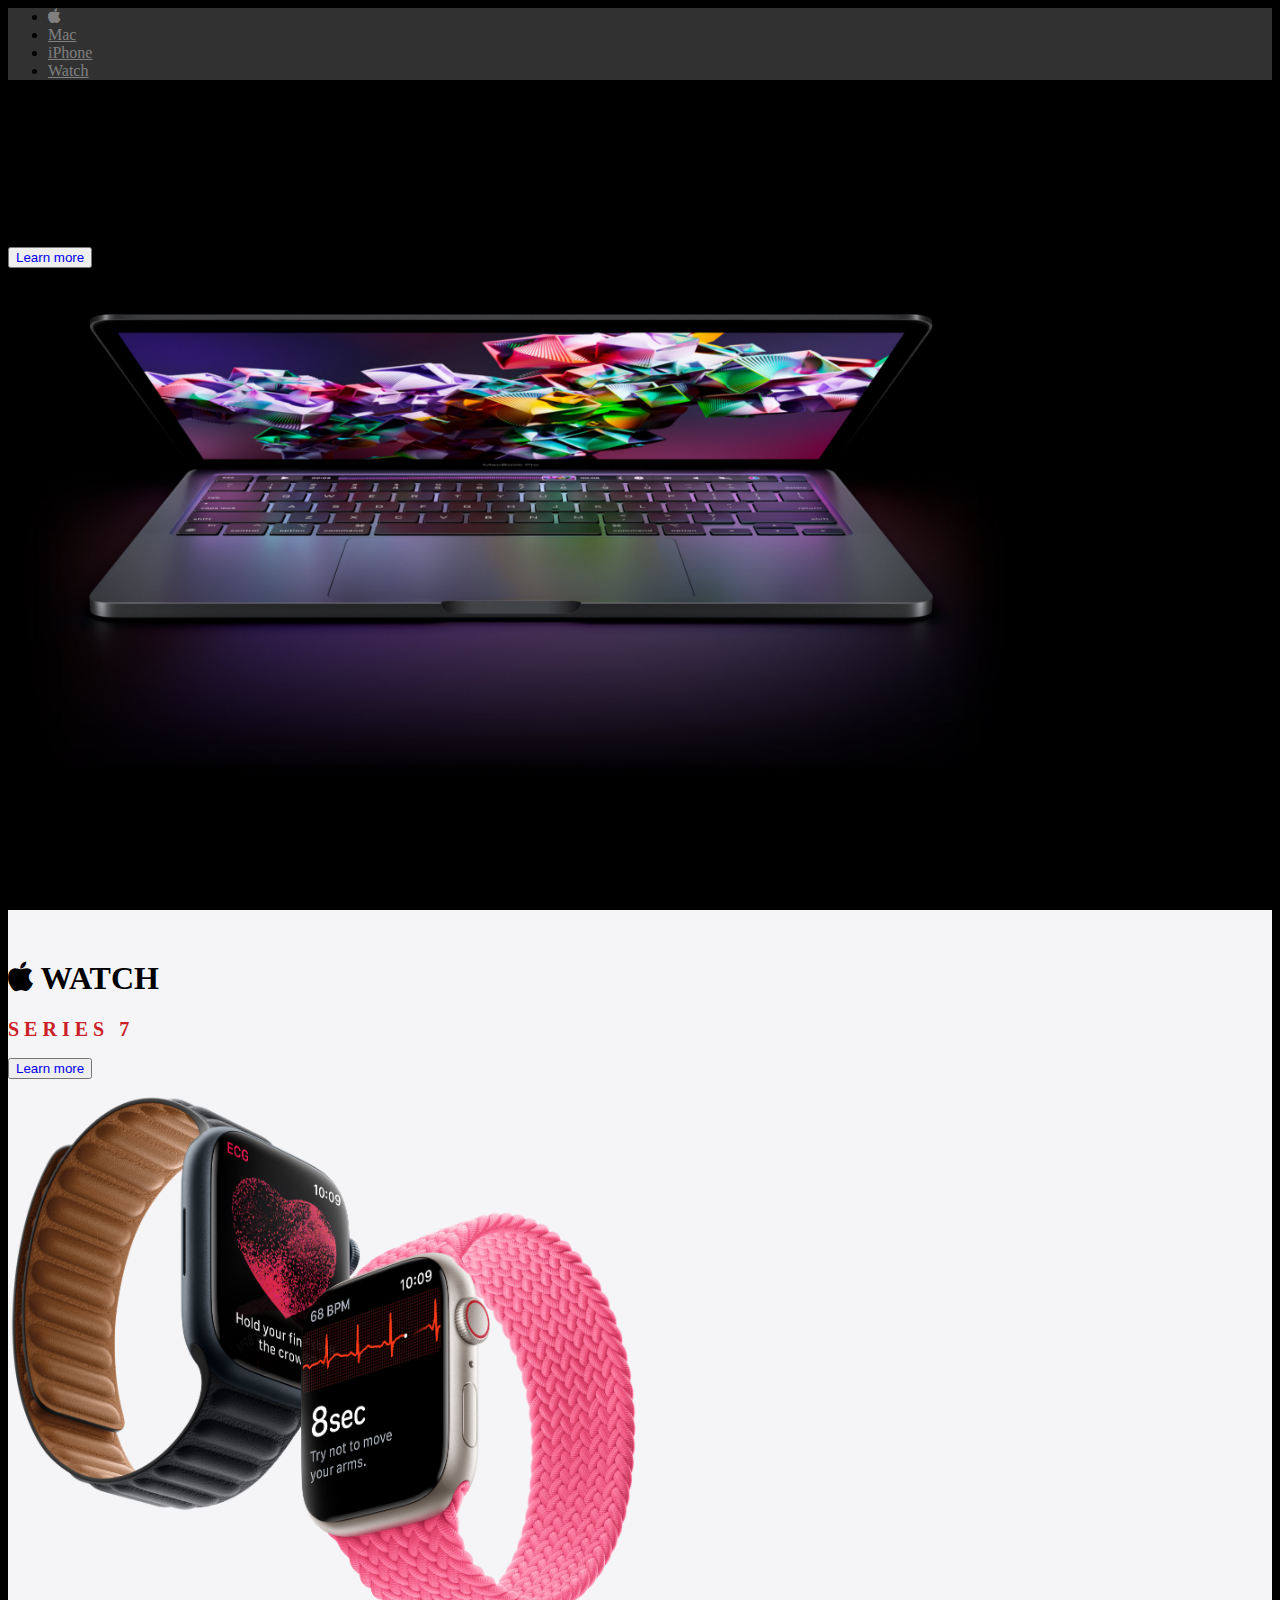
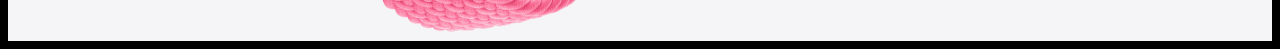
<file: index.html>
<!DOCTYPE html>

<html lang="en">
    <head>
        <link href="https://cdn.jsdelivr.net/npm/bootstrap@5.0.2/dist/css/bootstrap.min.css" rel="stylesheet" integrity="sha384-EVSTQN3/azprG1Anm3QDgpJLIm9Nao0Yz1ztcQTwFspd3yD65VohhpuuCOmLASjC" crossorigin="anonymous">
        <script src="https://cdn.jsdelivr.net/npm/bootstrap@5.0.2/dist/js/bootstrap.bundle.min.js" integrity="sha384-MrcW6ZMFYlzcLA8Nl+NtUVF0sA7MsXsP1UyJoMp4YLEuNSfAP+JcXn/tWtIaxVXM" crossorigin="anonymous"></script>
        <link rel="stylesheet" href="https://cdnjs.cloudflare.com/ajax/libs/font-awesome/4.7.0/css/font-awesome.min.css">
        <meta name="viewport" content="width=device-width, initial-scale=1">
        <link href="styles.css" rel="stylesheet">
        <title>Apple</title>
    </head>
    <body>
        <nav class="navbar navbar-expand-lg justify-content-center navbar-dark bg-dark">
            <div class="container-fluid">
                <ul class="nav">
                    <li class="navbar-header navbar-dark">
                        <a class="nav-link active" aria-current="page" href="#">
                            <i class="fa fa-apple"> </i>
                        </a>
                      </li>

                    <li class="nav-item">
                        <a class="nav-link active"  href="./mac.html">Mac</a>
                    </li>

                    <li class="nav-item">
                        <a class="nav-link active"  href="./iphone.html">iPhone</a>
                    </li>

                    <li class="nav-item">
                        <a class="nav-link active"  href="./watch.html">Watch</a>
                    </li>

                </ul>
            </div>
        </nav>

        <main>
            <div class="container text-white text-center script">
                <h2>Save on Macbook and others for college.</h2>
                <h1>Get supercharged. Now.</h1>
                <button type="button" class="btn btn-primary">
                    <a href="./mac.html" class="text-white">Learn more</a>
                </button>
                <p></p>

                <img src="./images/macbookpro.jpeg" class="img-fluid"> </img>
            </div>

            <div class=" text-center script-2">
                <h1><i class="fa fa-apple"> </i> WATCH</h1>
                <h2>SERIES 7</h2>
                <button type="button" class="btn btn-primary">
                    <a href="./watch.html" class="text-white">Learn more</a>
                </button>
                <p></p>

                <img src="./images/watchindex.jpeg" class="img-fluid"> </img>
            </div>

        </main>
    </body>
</html>
</file>
<file: styles.css>
/* navbar */
.navbar{
    background-color: #313131;
}

.nav {
    margin: auto;
}
.nav a {
    color: gray;
}

.nav a:hover {
    color: white;
}

/* body */

body {
    background-color: black;
}

.script {
    padding-top: 30px;
    height: 100px;
}

.script button {
    margin-top: 10px;
}

.script button a {
    text-decoration: none;
}

.script img {
    width: 80%;
    /* height: auto; */
}

.script-2 {

    margin-top: 700px;
    margin-left: 0;
    margin-right: 0;
    padding: 0;
    top: 0;
    left: 0;
    width: 100%;
    background-color: #f5f5f7;
}

.script-2 button a {
    text-decoration: none;
}

.script-2 h1{
    padding-top: 50px;
}

.script-2 h2{
    color: #cb2027;
    font-size: 20px;
    letter-spacing: 5px;
}

.script-2 img {
    width: 50%;

}

#watch {
    background: black;
    height: 800px;
}

#watch h3 {
    margin-top: 100px;

}
#watch h1{
    color: #cb2027;
    font-size: 10vw;
}

.big {
    width: 100%;
}

.big h1 {
    display: flex;
    text-align: center;
    align-items: center;
    justify-content: center;
    font-size: 60vw;
}

#mac {
    bottom: 0;
    color: #f1f1f1;
    width: 100%;
    padding: 20px;
}

.video {
    position: absolute;
    top: 0;
    left: 0;
    right: 0;
    width: 100%;
    height: 100%;
    z-index: -2;
    object-fit: cover;
}

.video-wrapper {
    position: absolute;
    position: fixed;
    top: 0;
    left: 0;
    right: 0;
    width: 100%;
    height: 100%;
    z-index: -1;
    background: rgba(0, 0, 0, 0.5);
}
/* content */
.content {
    margin-top: 2000px;
}

.content h1 {
    margin-top: 50px;
}

.content img {
    width: 50px;
}

.content h2 {
    margin-bottom: 50px;
}

#iphone h2 {
    display: flex;
    text-align: center;
    align-items: center;
    justify-content: center;
    font-size: 7vw;
    text-align: left;
    background: rgba(0, 0, 0, 0.5);
}

#watch-content h2 {
    font-size: 7vw;
    margin-bottom: 500px;
}

/* card */
.row {
    margin: auto;
    margin-top: 700px;
    margin-bottom: 50px;
}

.card-wrapper h2 {
    margin: 0;
}

.card {
    margin-left: 50px;
    margin-top: 50px;
}

.card-img-top {
    height: 200px;
}
.card-body {
    width: 100%;
}
</file>
